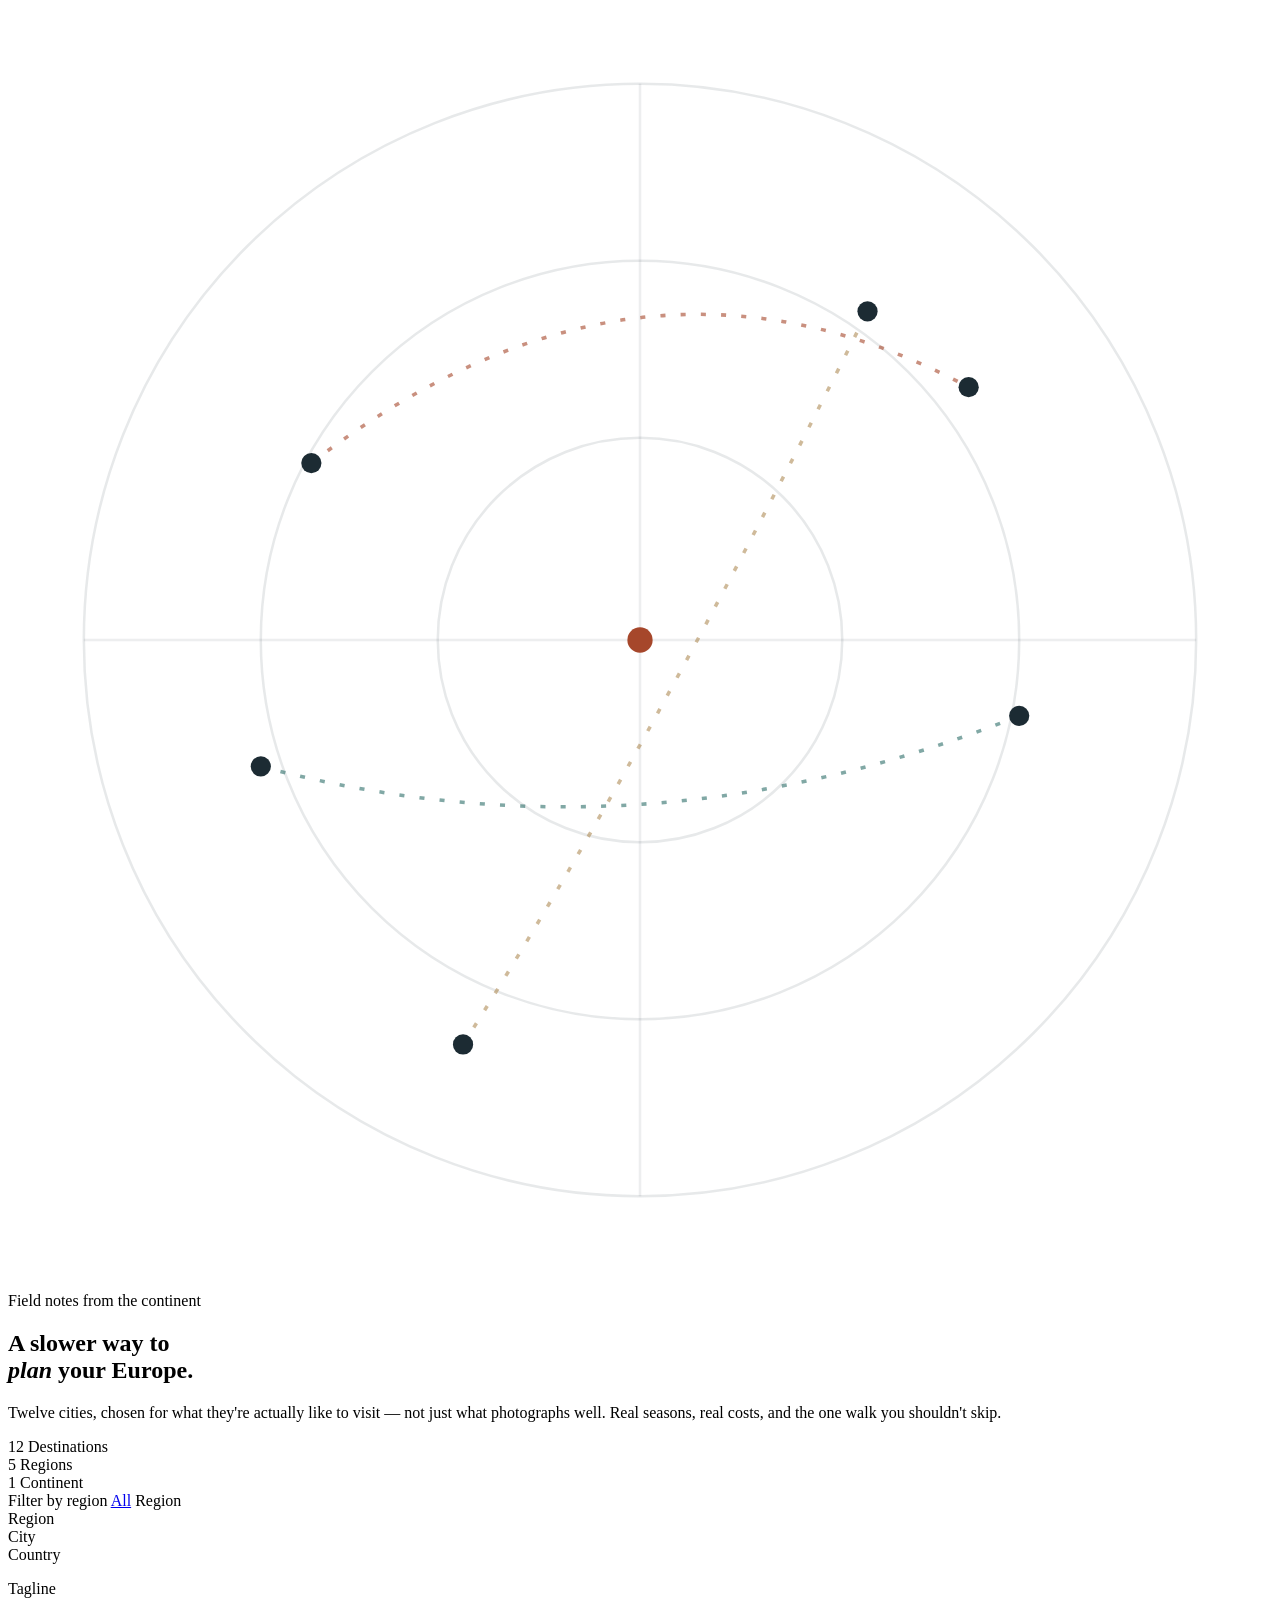
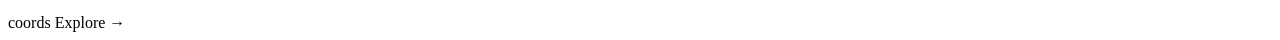
<file: europe-travel/src/main/resources/templates/index.html>
<!DOCTYPE html>
<html xmlns:th="http://www.thymeleaf.org">
<head th:replace="~{fragments :: head(title='Destinations')}"></head>
<body>

<nav th:replace="~{fragments :: nav}"></nav>

<section class="hero">
  <svg class="hero-map" viewBox="0 0 500 500" xmlns="http://www.w3.org/2000/svg">
    <circle cx="250" cy="250" r="220" fill="none" stroke="#1C2B33" stroke-opacity="0.10" stroke-width="1"/>
    <circle cx="250" cy="250" r="150" fill="none" stroke="#1C2B33" stroke-opacity="0.10" stroke-width="1"/>
    <circle cx="250" cy="250" r="80" fill="none" stroke="#1C2B33" stroke-opacity="0.10" stroke-width="1"/>
    <line x1="30" y1="250" x2="470" y2="250" stroke="#1C2B33" stroke-opacity="0.08"/>
    <line x1="250" y1="30" x2="250" y2="470" stroke="#1C2B33" stroke-opacity="0.08"/>
    <path d="M120,180 Q250,80 380,150" fill="none" stroke="#A6472B" stroke-width="1.4" stroke-dasharray="2 6" stroke-opacity="0.6"/>
    <path d="M100,300 Q250,340 400,280" fill="none" stroke="#2E6E6A" stroke-width="1.4" stroke-dasharray="2 6" stroke-opacity="0.6"/>
    <path d="M180,410 Q250,300 340,120" fill="none" stroke="#B08D57" stroke-width="1.4" stroke-dasharray="2 6" stroke-opacity="0.6"/>
    <g fill="#1C2B33">
      <circle cx="120" cy="180" r="4"/>
      <circle cx="380" cy="150" r="4"/>
      <circle cx="100" cy="300" r="4"/>
      <circle cx="400" cy="280" r="4"/>
      <circle cx="180" cy="410" r="4"/>
      <circle cx="340" cy="120" r="4"/>
      <circle cx="250" cy="250" r="5" fill="#A6472B"/>
    </g>
  </svg>

  <div class="wrap">
    <p class="eyebrow">Field notes from the continent</p>
    <h1>A slower way to<br/><em>plan</em> your Europe.</h1>
    <p class="lead">Twelve cities, chosen for what they're actually like to visit — not just what
      photographs well. Real seasons, real costs, and the one walk you shouldn't skip.</p>

    <div class="hero-stats">
      <div class="stat">
        <span class="num" th:text="${total}">12</span>
        <span class="label">Destinations</span>
      </div>
      <div class="stat">
        <span class="num" th:text="${#lists.size(regions)}">5</span>
        <span class="label">Regions</span>
      </div>
      <div class="stat">
        <span class="num">1</span>
        <span class="label">Continent</span>
      </div>
    </div>
  </div>
</section>

<section class="filter-bar">
  <div class="wrap">
    <span class="filter-label">Filter by region</span>
    <a href="/?region=all" class="chip" th:classappend="${activeRegion == 'all'} ? ' active'">All</a>
    <a th:each="r : ${regions}"
       th:href="@{/(region=${r})}"
       th:text="${r}"
       class="chip"
       th:classappend="${activeRegion == r} ? ' active'">Region</a>
  </div>
</section>

<section class="grid-section">
  <div class="wrap">
    <div class="grid">
      <a class="postcard" th:each="d : ${destinations}" th:href="@{/destinations/{slug}(slug=${d.slug})}">
        <div class="postcard-top" th:style="'background: linear-gradient(160deg,' + ${d.accent} + ' 0%, ' + ${d.accent} + 'cc 100%);'">
          <span class="region-tag" th:text="${d.region}">Region</span>
          <div>
            <div class="place" th:text="${d.city}">City</div>
            <div class="country" th:text="${d.country}">Country</div>
          </div>
        </div>
        <div class="postcard-body">
          <p class="tagline" th:text="${d.tagline}">Tagline</p>
          <div class="postcard-foot">
            <span th:text="${d.latLong}">coords</span>
            <span class="go">Explore &rarr;</span>
          </div>
        </div>
      </a>
    </div>
  </div>
</section>

<footer th:replace="~{fragments :: footer}"></footer>

</body>
</html>
</file>
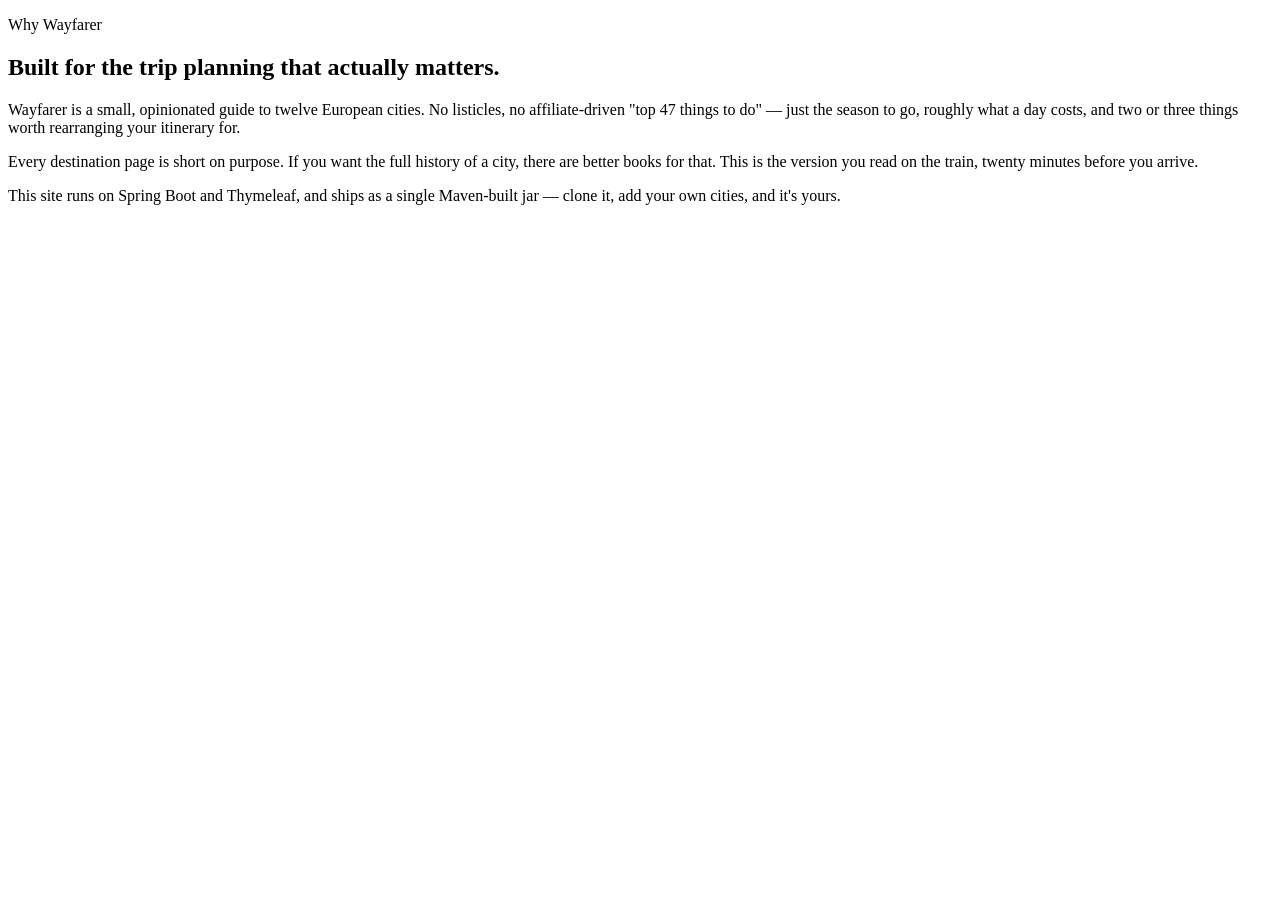
<file: europe-travel/src/main/resources/templates/about.html>
<!DOCTYPE html>
<html xmlns:th="http://www.thymeleaf.org">
<head th:replace="~{fragments :: head(title='About')}"></head>
<body>

<nav th:replace="~{fragments :: nav}"></nav>

<section class="about-content wrap">
  <p class="eyebrow">Why Wayfarer</p>
  <h1>Built for the trip planning that actually matters.</h1>
  <p>Wayfarer is a small, opinionated guide to twelve European cities. No listicles, no
    affiliate-driven "top 47 things to do" — just the season to go, roughly what a day costs,
    and two or three things worth rearranging your itinerary for.</p>
  <p>Every destination page is short on purpose. If you want the full history of a city, there
    are better books for that. This is the version you read on the train, twenty minutes before
    you arrive.</p>
  <p>This site runs on Spring Boot and Thymeleaf, and ships as a single Maven-built jar — clone
    it, add your own cities, and it's yours.</p>
</section>

<footer th:replace="~{fragments :: footer}"></footer>

</body>
</html>
</file>
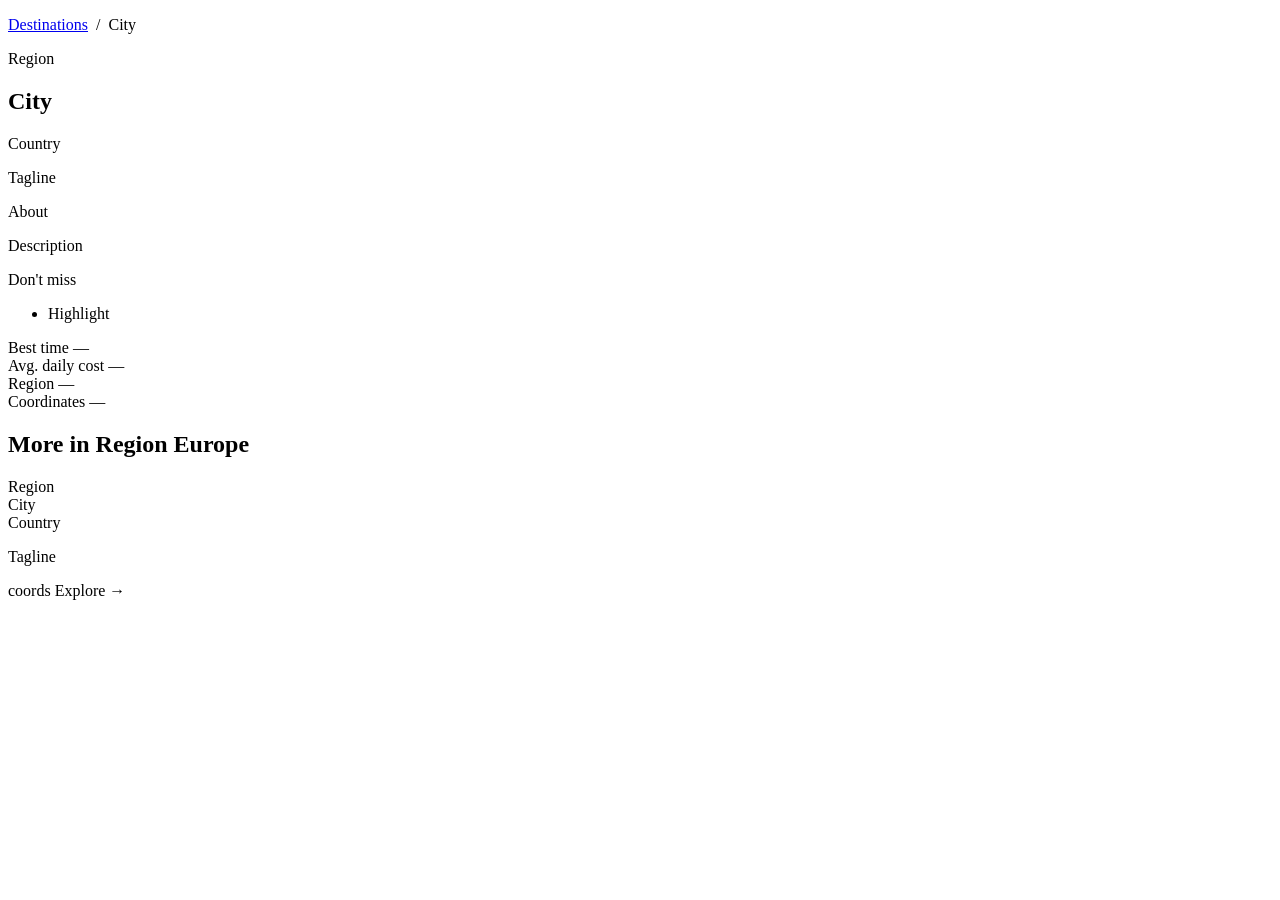
<file: europe-travel/src/main/resources/templates/destination.html>
<!DOCTYPE html>
<html xmlns:th="http://www.thymeleaf.org">
<head th:replace="~{fragments :: head(title=${d.city})}"></head>
<body>

<nav th:replace="~{fragments :: nav}"></nav>

<section class="d-hero">
  <div class="wrap">
    <p class="breadcrumb"><a href="/">Destinations</a> &nbsp;/&nbsp; <span th:text="${d.city}">City</span></p>
    <span class="region-tag" th:text="${d.region} + ' Europe'">Region</span>
    <h1 th:text="${d.city}">City</h1>
    <p class="country" th:text="${d.country} + ' · ' + ${d.latLong}">Country</p>
    <p class="tagline" th:text="${d.tagline}">Tagline</p>
  </div>
</section>

<section class="d-body">
  <div class="wrap">
    <div>
      <p class="section-heading">About</p>
      <p class="description" th:text="${d.description}">Description</p>

      <p class="section-heading">Don't miss</p>
      <ul class="highlights">
        <li th:each="h : ${d.highlights}" th:text="${h}">Highlight</li>
      </ul>
    </div>

    <aside class="info-card">
      <div class="info-row">
        <span class="k">Best time</span>
        <span class="v" th:text="${d.bestTime}">—</span>
      </div>
      <div class="info-row">
        <span class="k">Avg. daily cost</span>
        <span class="v" th:text="${d.avgDailyCost}">—</span>
      </div>
      <div class="info-row">
        <span class="k">Region</span>
        <span class="v" th:text="${d.region} + ' Europe'">—</span>
      </div>
      <div class="info-row">
        <span class="k">Coordinates</span>
        <span class="v" th:text="${d.latLong}">—</span>
      </div>
    </aside>
  </div>
</section>

<section class="more-strip" th:if="${not #lists.isEmpty(more)}">
  <div class="wrap">
    <h2>More in <span th:text="${d.region}">Region</span> Europe</h2>
    <div class="more-grid">
      <a class="postcard" th:each="m : ${more}" th:href="@{/destinations/{slug}(slug=${m.slug})}">
        <div class="postcard-top" th:style="'background: linear-gradient(160deg,' + ${m.accent} + ' 0%, ' + ${m.accent} + 'cc 100%);'">
          <span class="region-tag" th:text="${m.region}">Region</span>
          <div>
            <div class="place" th:text="${m.city}">City</div>
            <div class="country" th:text="${m.country}">Country</div>
          </div>
        </div>
        <div class="postcard-body">
          <p class="tagline" th:text="${m.tagline}">Tagline</p>
          <div class="postcard-foot">
            <span th:text="${m.latLong}">coords</span>
            <span class="go">Explore &rarr;</span>
          </div>
        </div>
      </a>
    </div>
  </div>
</section>

<footer th:replace="~{fragments :: footer}"></footer>

</body>
</html>
</file>
